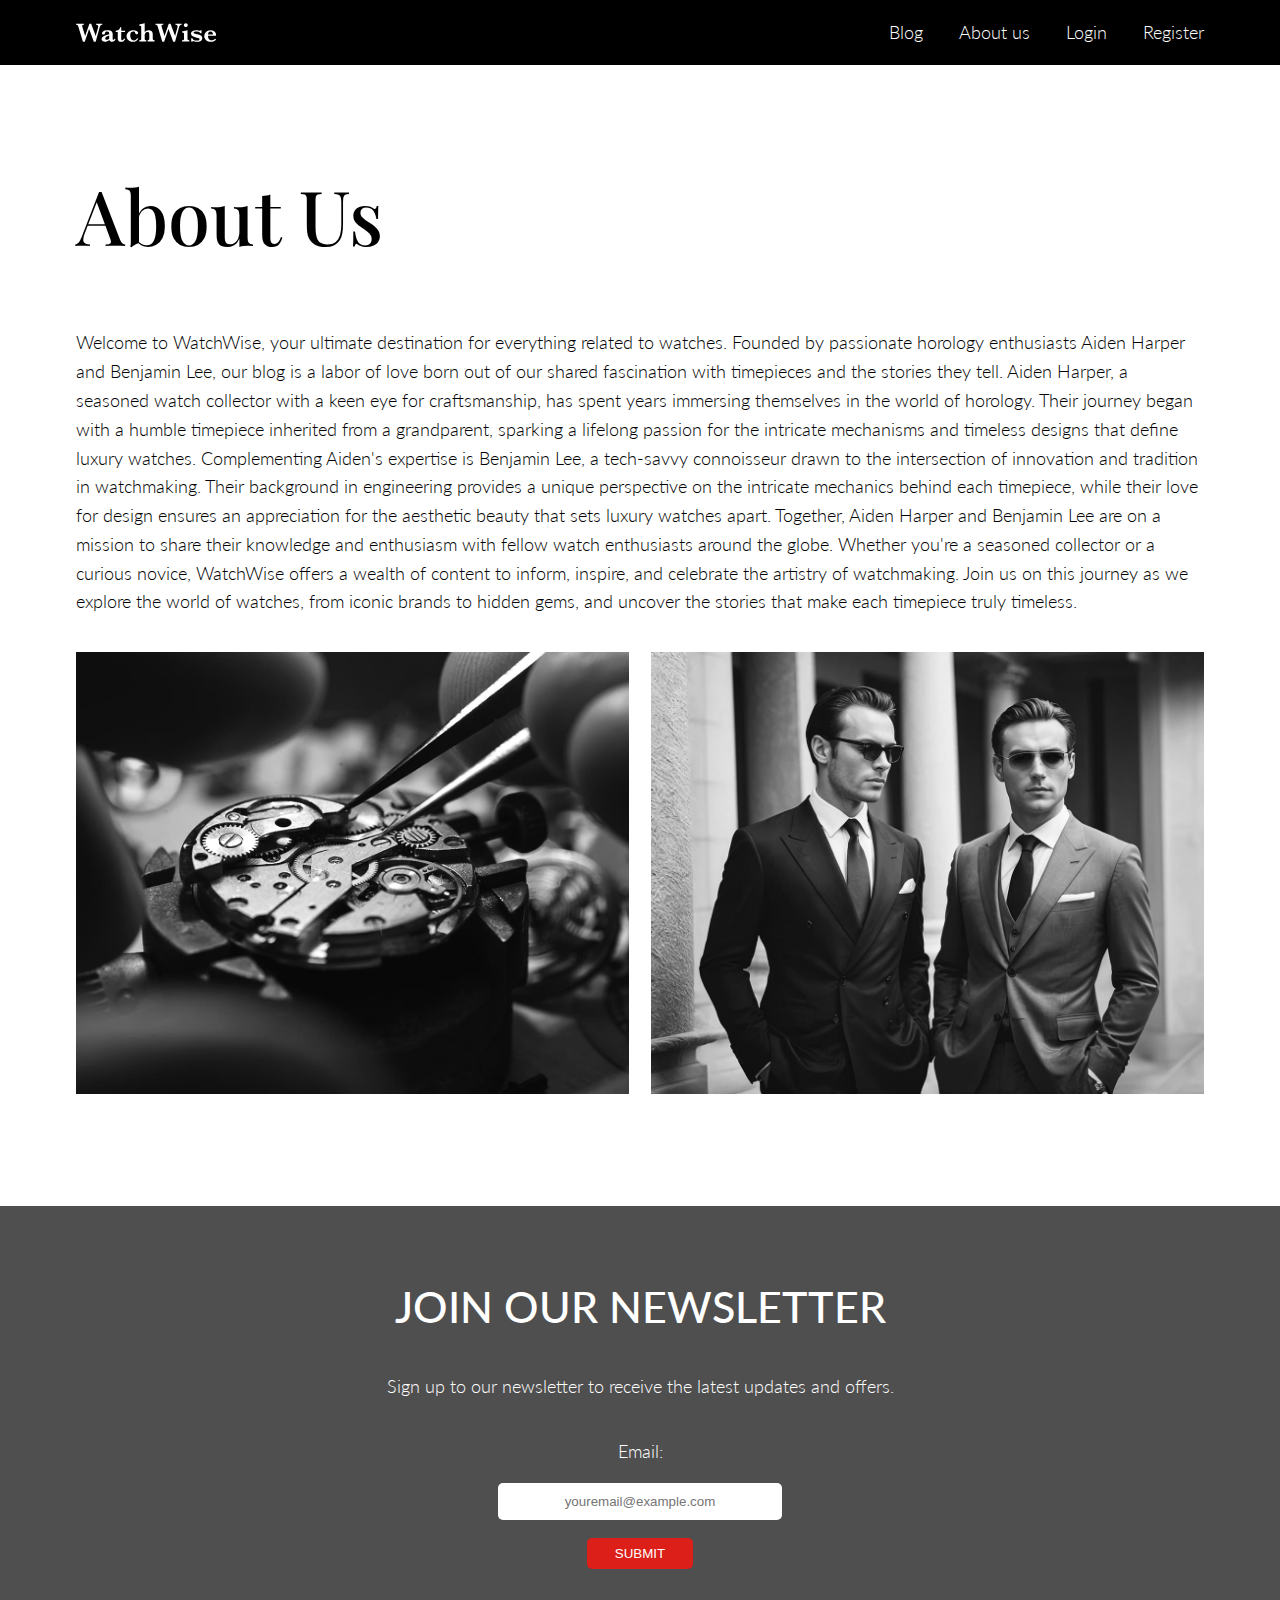
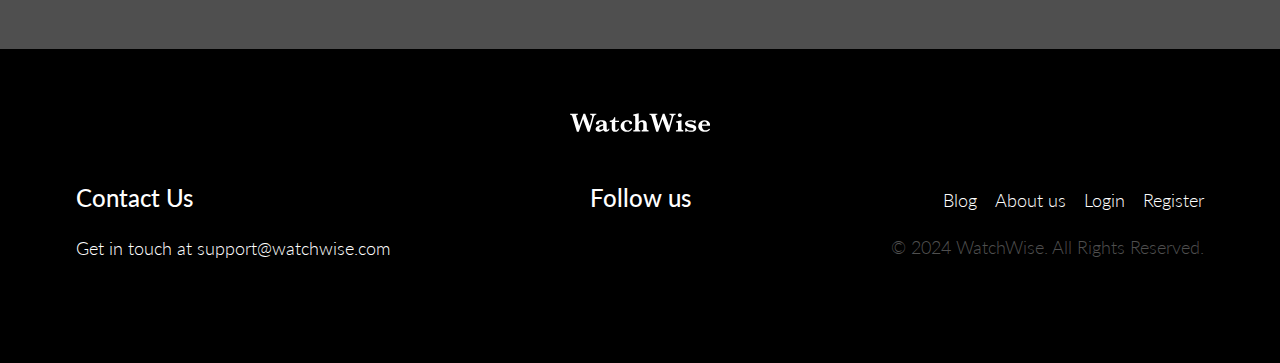
<file: info/about.html>
<!DOCTYPE html>
<html lang="en">

<head>
    <meta charset="UTF-8">
    <meta name="viewport" content="width=device-width, initial-scale=1.0">
    <title>WatchWise – About</title>
    <link rel="stylesheet" href="../styles/main.css">
    <link rel="preconnect" href="https://fonts.googleapis.com">
    <link rel="preconnect" href="https://fonts.gstatic.com" crossorigin>
    <link
        href="https://fonts.googleapis.com/css2?family=Lato:wght@100;300;400;700;900&family=Playfair+Display:wght@400..900&display=swap"
        rel="stylesheet">
</head>
<body>
   <!-- Header -->
   <header id="header">
    <div class="wrapper">
        <div class="mobile-nav-toggle" id="mobile-nav-toggle" aria-controls="primary-navigation" aria-expanded="false" role="button">
            <span class="sr-only">Menu</span>
          </div>
          <div id="logoContainer">
            <a href="../index.html"><img src="../images/logo_white.svg" class="logo" alt="watchwise logo"></a>
        </div>
        <nav id="primary-navigation" class="primary-navigation" data-visible="false">
            <ul>
                <li><a href="https://norofffeu.github.io/FED1-PE1-andgram/index.html#posts-container">Blog</a></li>
                <li><a href="https://norofffeu.github.io/FED1-PE1-andgram/info/about.html">About us</a></li>
                <li><a class="login" href="https://norofffeu.github.io/FED1-PE1-andgram/account/login.html">Login</a></li>
                <li><a class="register" href="https://norofffeu.github.io/FED1-PE1-andgram/account/register.html">Register</a></li>
            </ul>
        </nav>
    </div>
</header>
<!-- End Of Header -->

<div style="display: none;" id="editModeBanner" class="edit-mode-banner">Edit mode</div>
    <main class="about-container">
        <div class="container">
            <h1>About Us</h1>
            <p>
                Welcome to WatchWise, your ultimate destination for everything related to watches. Founded by passionate
                horology enthusiasts Aiden Harper and Benjamin Lee, our blog is a labor of love born out of our shared
                fascination with timepieces and the stories they tell.

                Aiden Harper, a seasoned watch collector with a keen eye for craftsmanship, has spent years immersing
                themselves in the world of horology. Their journey began with a humble timepiece inherited from a
                grandparent, sparking a lifelong passion for the intricate mechanisms and timeless designs that define
                luxury watches.

                Complementing Aiden's expertise is Benjamin Lee, a tech-savvy connoisseur drawn to the intersection of
                innovation and tradition in watchmaking. Their background in engineering provides a unique perspective
                on the intricate mechanics behind each timepiece, while their love for design ensures an appreciation
                for the aesthetic beauty that sets luxury watches apart.

                Together, Aiden Harper and Benjamin Lee are on a mission to share their knowledge and enthusiasm with
                fellow watch enthusiasts around the globe. Whether you're a seasoned collector or a curious novice,
                WatchWise offers a wealth of content to inform, inspire, and celebrate the artistry of watchmaking.

                Join us on this journey as we explore the world of watches, from iconic brands to hidden gems, and
                uncover the stories that make each timepiece truly timeless.
            </p>
            <div class="split-img-container">
                <img src="../images/about.jpg" alt="Inside of a mechanical watch">
                <img src="../images/founders.jpg" alt="Founders of company">
            </div>
        </div>
    </main>

    <!-- Footer -->
    <footer>
        <div class="newsletter-section">
            <div class="container">
                <h2>Join Our Newsletter</h2>
                <p>Sign up to our newsletter to receive the latest updates and offers.</p>
                <form id="newsLetterForm">
                    <label for="emailInput">Email:</label>
                    <input type="text" id="emailInput" placeholder="youremail@example.com" required>
                    <input type="submit" value="submit">
                </form>
            </div>
        </div>
        <div class="footer-info-section">
            <div class="container">
                <img src="../images/logo_white.svg" class="logo" alt="watchwise logo">
                <div class="footer-content-container">
                    <div>
                        <h3>Contact Us</h3>
                        <p>Get in touch at support@watchwise.com</p>
                    </div>
                    <div>
                        <h3>Follow us</h3>
                        <div class="social-media">
                            <i class="fa-brands fa-square-instagram larger-icon"></i>
                            <i class="fa-brands fa-square-facebook larger-icon"></i>
                        </div>
                    </div>
                    <div>
                        <ul id="footerMenu">
                            <li><a href="https://norofffeu.github.io/FED1-PE1-andgram/index.html#posts-container">Blog</a></li>
                            <li><a href="https://norofffeu.github.io/FED1-PE1-andgram/info/about.html">About us</a></li>
                            <li><a class="login" href="https://norofffeu.github.io/FED1-PE1-andgram/account/login.html">Login</a></li>
                            <li><a class="register" href="https://norofffeu.github.io/FED1-PE1-andgram/account/register.html">Register</a></li>
                        </ul>
                        <p class="copyright">© 2024 WatchWise. All Rights Reserved.</p>
                    </div>
                </div>
            </div>
        </div>
    </footer>
    <!-- End of Footer -->

    <script type="module" src="../js/main.js"></script>

</body>

</html>
</file>
<file: styles/main.css>
/* ====================
    Main.css
==================== */

@import 'global.css';
@import 'header.css';
@import 'footer.css';
@import 'components.css';
@import 'sections.css';
</file>
